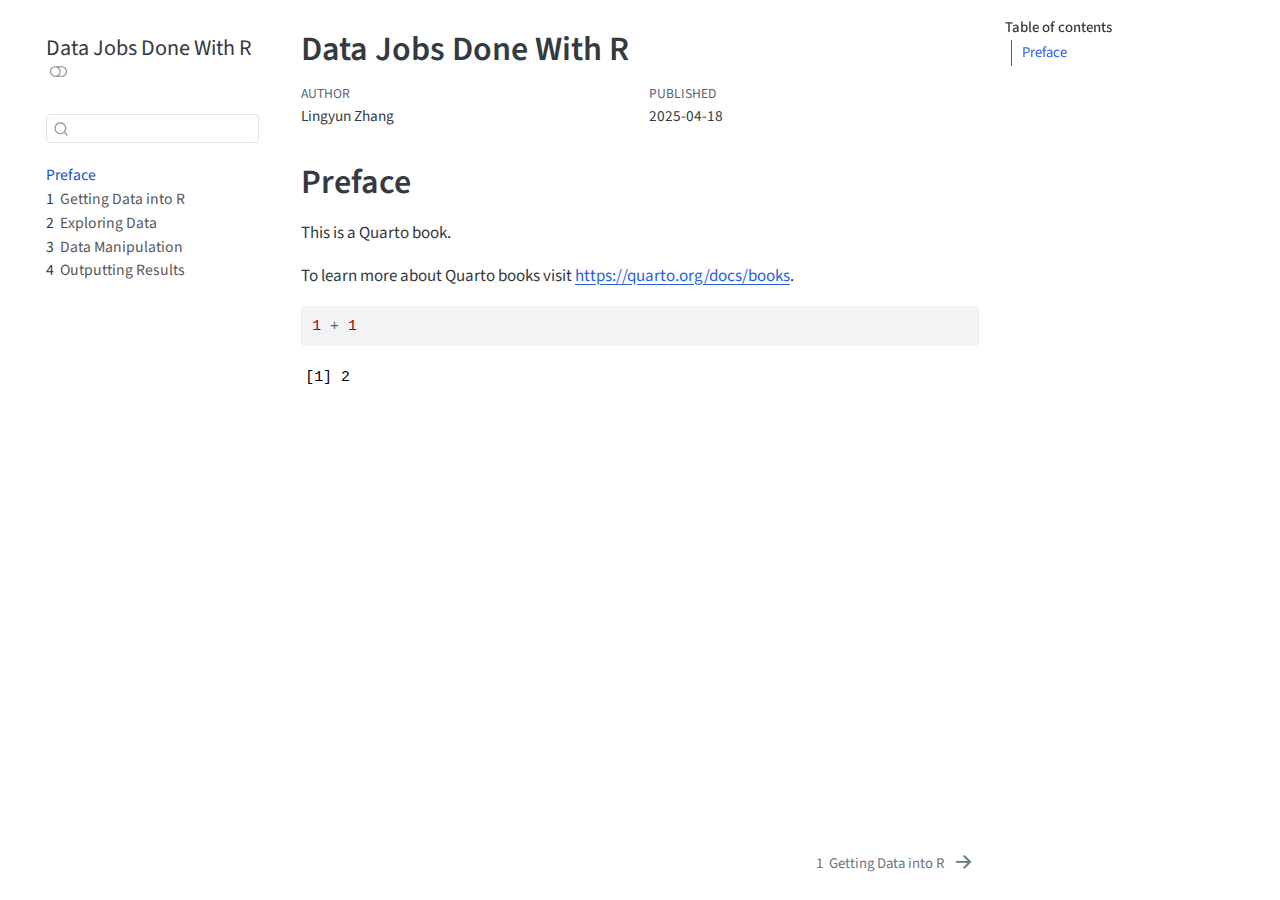
<file: docs/index.html>
<!DOCTYPE html>
<html xmlns="http://www.w3.org/1999/xhtml" lang="en" xml:lang="en"><head>

<meta charset="utf-8">
<meta name="generator" content="quarto-1.5.57">

<meta name="viewport" content="width=device-width, initial-scale=1.0, user-scalable=yes">

<meta name="author" content="Lingyun Zhang">
<meta name="dcterms.date" content="2025-04-18">

<title>Data Jobs Done With R</title>
<style>
code{white-space: pre-wrap;}
span.smallcaps{font-variant: small-caps;}
div.columns{display: flex; gap: min(4vw, 1.5em);}
div.column{flex: auto; overflow-x: auto;}
div.hanging-indent{margin-left: 1.5em; text-indent: -1.5em;}
ul.task-list{list-style: none;}
ul.task-list li input[type="checkbox"] {
  width: 0.8em;
  margin: 0 0.8em 0.2em -1em; /* quarto-specific, see https://github.com/quarto-dev/quarto-cli/issues/4556 */ 
  vertical-align: middle;
}
/* CSS for syntax highlighting */
pre > code.sourceCode { white-space: pre; position: relative; }
pre > code.sourceCode > span { line-height: 1.25; }
pre > code.sourceCode > span:empty { height: 1.2em; }
.sourceCode { overflow: visible; }
code.sourceCode > span { color: inherit; text-decoration: inherit; }
div.sourceCode { margin: 1em 0; }
pre.sourceCode { margin: 0; }
@media screen {
div.sourceCode { overflow: auto; }
}
@media print {
pre > code.sourceCode { white-space: pre-wrap; }
pre > code.sourceCode > span { display: inline-block; text-indent: -5em; padding-left: 5em; }
}
pre.numberSource code
  { counter-reset: source-line 0; }
pre.numberSource code > span
  { position: relative; left: -4em; counter-increment: source-line; }
pre.numberSource code > span > a:first-child::before
  { content: counter(source-line);
    position: relative; left: -1em; text-align: right; vertical-align: baseline;
    border: none; display: inline-block;
    -webkit-touch-callout: none; -webkit-user-select: none;
    -khtml-user-select: none; -moz-user-select: none;
    -ms-user-select: none; user-select: none;
    padding: 0 4px; width: 4em;
  }
pre.numberSource { margin-left: 3em;  padding-left: 4px; }
div.sourceCode
  {   }
@media screen {
pre > code.sourceCode > span > a:first-child::before { text-decoration: underline; }
}
</style>


<script src="site_libs/quarto-nav/quarto-nav.js"></script>
<script src="site_libs/quarto-nav/headroom.min.js"></script>
<script src="site_libs/clipboard/clipboard.min.js"></script>
<script src="site_libs/quarto-search/autocomplete.umd.js"></script>
<script src="site_libs/quarto-search/fuse.min.js"></script>
<script src="site_libs/quarto-search/quarto-search.js"></script>
<meta name="quarto:offset" content="./">
<link href="./get_data_into_R.html" rel="next">
<script src="site_libs/quarto-html/quarto.js"></script>
<script src="site_libs/quarto-html/popper.min.js"></script>
<script src="site_libs/quarto-html/tippy.umd.min.js"></script>
<script src="site_libs/quarto-html/anchor.min.js"></script>
<link href="site_libs/quarto-html/tippy.css" rel="stylesheet">
<link href="site_libs/quarto-html/quarto-syntax-highlighting.css" rel="stylesheet" class="quarto-color-scheme" id="quarto-text-highlighting-styles">
<link href="site_libs/quarto-html/quarto-syntax-highlighting-dark.css" rel="prefetch" class="quarto-color-scheme quarto-color-alternate" id="quarto-text-highlighting-styles">
<script src="site_libs/bootstrap/bootstrap.min.js"></script>
<link href="site_libs/bootstrap/bootstrap-icons.css" rel="stylesheet">
<link href="site_libs/bootstrap/bootstrap.min.css" rel="stylesheet" class="quarto-color-scheme" id="quarto-bootstrap" data-mode="light">
<link href="site_libs/bootstrap/bootstrap-dark.min.css" rel="prefetch" class="quarto-color-scheme quarto-color-alternate" id="quarto-bootstrap" data-mode="dark">
<script id="quarto-search-options" type="application/json">{
  "location": "sidebar",
  "copy-button": false,
  "collapse-after": 3,
  "panel-placement": "start",
  "type": "textbox",
  "limit": 50,
  "keyboard-shortcut": [
    "f",
    "/",
    "s"
  ],
  "show-item-context": false,
  "language": {
    "search-no-results-text": "No results",
    "search-matching-documents-text": "matching documents",
    "search-copy-link-title": "Copy link to search",
    "search-hide-matches-text": "Hide additional matches",
    "search-more-match-text": "more match in this document",
    "search-more-matches-text": "more matches in this document",
    "search-clear-button-title": "Clear",
    "search-text-placeholder": "",
    "search-detached-cancel-button-title": "Cancel",
    "search-submit-button-title": "Submit",
    "search-label": "Search"
  }
}</script>


</head>

<body class="nav-sidebar floating">

<div id="quarto-search-results"></div>
  <header id="quarto-header" class="headroom fixed-top">
  <nav class="quarto-secondary-nav">
    <div class="container-fluid d-flex">
      <button type="button" class="quarto-btn-toggle btn" data-bs-toggle="collapse" role="button" data-bs-target=".quarto-sidebar-collapse-item" aria-controls="quarto-sidebar" aria-expanded="false" aria-label="Toggle sidebar navigation" onclick="if (window.quartoToggleHeadroom) { window.quartoToggleHeadroom(); }">
        <i class="bi bi-layout-text-sidebar-reverse"></i>
      </button>
        <nav class="quarto-page-breadcrumbs" aria-label="breadcrumb"><ol class="breadcrumb"><li class="breadcrumb-item"><a href="./index.html">Preface</a></li></ol></nav>
        <a class="flex-grow-1" role="navigation" data-bs-toggle="collapse" data-bs-target=".quarto-sidebar-collapse-item" aria-controls="quarto-sidebar" aria-expanded="false" aria-label="Toggle sidebar navigation" onclick="if (window.quartoToggleHeadroom) { window.quartoToggleHeadroom(); }">      
        </a>
      <button type="button" class="btn quarto-search-button" aria-label="Search" onclick="window.quartoOpenSearch();">
        <i class="bi bi-search"></i>
      </button>
    </div>
  </nav>
</header>
<!-- content -->
<div id="quarto-content" class="quarto-container page-columns page-rows-contents page-layout-article">
<!-- sidebar -->
  <nav id="quarto-sidebar" class="sidebar collapse collapse-horizontal quarto-sidebar-collapse-item sidebar-navigation floating overflow-auto">
    <div class="pt-lg-2 mt-2 text-left sidebar-header">
    <div class="sidebar-title mb-0 py-0">
      <a href="./">Data Jobs Done With R</a> 
        <div class="sidebar-tools-main">
  <a href="" class="quarto-color-scheme-toggle quarto-navigation-tool  px-1" onclick="window.quartoToggleColorScheme(); return false;" title="Toggle dark mode"><i class="bi"></i></a>
</div>
    </div>
      </div>
        <div class="mt-2 flex-shrink-0 align-items-center">
        <div class="sidebar-search">
        <div id="quarto-search" class="" title="Search"></div>
        </div>
        </div>
    <div class="sidebar-menu-container"> 
    <ul class="list-unstyled mt-1">
        <li class="sidebar-item">
  <div class="sidebar-item-container"> 
  <a href="./index.html" class="sidebar-item-text sidebar-link active">
 <span class="menu-text">Preface</span></a>
  </div>
</li>
        <li class="sidebar-item">
  <div class="sidebar-item-container"> 
  <a href="./get_data_into_R.html" class="sidebar-item-text sidebar-link">
 <span class="menu-text"><span class="chapter-number">1</span>&nbsp; <span class="chapter-title">Getting Data into R</span></span></a>
  </div>
</li>
        <li class="sidebar-item">
  <div class="sidebar-item-container"> 
  <a href="./explore_data.html" class="sidebar-item-text sidebar-link">
 <span class="menu-text"><span class="chapter-number">2</span>&nbsp; <span class="chapter-title">Exploring Data</span></span></a>
  </div>
</li>
        <li class="sidebar-item">
  <div class="sidebar-item-container"> 
  <a href="./data_manipulation.html" class="sidebar-item-text sidebar-link">
 <span class="menu-text"><span class="chapter-number">3</span>&nbsp; <span class="chapter-title">Data Manipulation</span></span></a>
  </div>
</li>
        <li class="sidebar-item">
  <div class="sidebar-item-container"> 
  <a href="./output_results.html" class="sidebar-item-text sidebar-link">
 <span class="menu-text"><span class="chapter-number">4</span>&nbsp; <span class="chapter-title">Outputting Results</span></span></a>
  </div>
</li>
    </ul>
    </div>
</nav>
<div id="quarto-sidebar-glass" class="quarto-sidebar-collapse-item" data-bs-toggle="collapse" data-bs-target=".quarto-sidebar-collapse-item"></div>
<!-- margin-sidebar -->
    <div id="quarto-margin-sidebar" class="sidebar margin-sidebar">
        <nav id="TOC" role="doc-toc" class="toc-active">
    <h2 id="toc-title">Table of contents</h2>
   
  <ul>
  <li><a href="#preface" id="toc-preface" class="nav-link active" data-scroll-target="#preface">Preface</a></li>
  </ul>
</nav>
    </div>
<!-- main -->
<main class="content" id="quarto-document-content">

<header id="title-block-header" class="quarto-title-block default">
<div class="quarto-title">
<h1 class="title">Data Jobs Done With R</h1>
</div>



<div class="quarto-title-meta">

    <div>
    <div class="quarto-title-meta-heading">Author</div>
    <div class="quarto-title-meta-contents">
             <p>Lingyun Zhang </p>
          </div>
  </div>
    
    <div>
    <div class="quarto-title-meta-heading">Published</div>
    <div class="quarto-title-meta-contents">
      <p class="date">2025-04-18</p>
    </div>
  </div>
  
    
  </div>
  


</header>


<section id="preface" class="level1 unnumbered">
<h1 class="unnumbered">Preface</h1>
<p>This is a Quarto book.</p>
<p>To learn more about Quarto books visit <a href="https://quarto.org/docs/books" class="uri">https://quarto.org/docs/books</a>.</p>
<div class="cell">
<div class="sourceCode cell-code" id="cb1"><pre class="sourceCode r code-with-copy"><code class="sourceCode r"><span id="cb1-1"><a href="#cb1-1" aria-hidden="true" tabindex="-1"></a><span class="dv">1</span> <span class="sc">+</span> <span class="dv">1</span></span></code><button title="Copy to Clipboard" class="code-copy-button"><i class="bi"></i></button></pre></div>
<div class="cell-output cell-output-stdout">
<pre><code>[1] 2</code></pre>
</div>
</div>


</section>

</main> <!-- /main -->
<script id="quarto-html-after-body" type="application/javascript">
window.document.addEventListener("DOMContentLoaded", function (event) {
  const toggleBodyColorMode = (bsSheetEl) => {
    const mode = bsSheetEl.getAttribute("data-mode");
    const bodyEl = window.document.querySelector("body");
    if (mode === "dark") {
      bodyEl.classList.add("quarto-dark");
      bodyEl.classList.remove("quarto-light");
    } else {
      bodyEl.classList.add("quarto-light");
      bodyEl.classList.remove("quarto-dark");
    }
  }
  const toggleBodyColorPrimary = () => {
    const bsSheetEl = window.document.querySelector("link#quarto-bootstrap");
    if (bsSheetEl) {
      toggleBodyColorMode(bsSheetEl);
    }
  }
  toggleBodyColorPrimary();  
  const disableStylesheet = (stylesheets) => {
    for (let i=0; i < stylesheets.length; i++) {
      const stylesheet = stylesheets[i];
      stylesheet.rel = 'prefetch';
    }
  }
  const enableStylesheet = (stylesheets) => {
    for (let i=0; i < stylesheets.length; i++) {
      const stylesheet = stylesheets[i];
      stylesheet.rel = 'stylesheet';
    }
  }
  const manageTransitions = (selector, allowTransitions) => {
    const els = window.document.querySelectorAll(selector);
    for (let i=0; i < els.length; i++) {
      const el = els[i];
      if (allowTransitions) {
        el.classList.remove('notransition');
      } else {
        el.classList.add('notransition');
      }
    }
  }
  const toggleGiscusIfUsed = (isAlternate, darkModeDefault) => {
    const baseTheme = document.querySelector('#giscus-base-theme')?.value ?? 'light';
    const alternateTheme = document.querySelector('#giscus-alt-theme')?.value ?? 'dark';
    let newTheme = '';
    if(darkModeDefault) {
      newTheme = isAlternate ? baseTheme : alternateTheme;
    } else {
      newTheme = isAlternate ? alternateTheme : baseTheme;
    }
    const changeGiscusTheme = () => {
      // From: https://github.com/giscus/giscus/issues/336
      const sendMessage = (message) => {
        const iframe = document.querySelector('iframe.giscus-frame');
        if (!iframe) return;
        iframe.contentWindow.postMessage({ giscus: message }, 'https://giscus.app');
      }
      sendMessage({
        setConfig: {
          theme: newTheme
        }
      });
    }
    const isGiscussLoaded = window.document.querySelector('iframe.giscus-frame') !== null;
    if (isGiscussLoaded) {
      changeGiscusTheme();
    }
  }
  const toggleColorMode = (alternate) => {
    // Switch the stylesheets
    const alternateStylesheets = window.document.querySelectorAll('link.quarto-color-scheme.quarto-color-alternate');
    manageTransitions('#quarto-margin-sidebar .nav-link', false);
    if (alternate) {
      enableStylesheet(alternateStylesheets);
      for (const sheetNode of alternateStylesheets) {
        if (sheetNode.id === "quarto-bootstrap") {
          toggleBodyColorMode(sheetNode);
        }
      }
    } else {
      disableStylesheet(alternateStylesheets);
      toggleBodyColorPrimary();
    }
    manageTransitions('#quarto-margin-sidebar .nav-link', true);
    // Switch the toggles
    const toggles = window.document.querySelectorAll('.quarto-color-scheme-toggle');
    for (let i=0; i < toggles.length; i++) {
      const toggle = toggles[i];
      if (toggle) {
        if (alternate) {
          toggle.classList.add("alternate");     
        } else {
          toggle.classList.remove("alternate");
        }
      }
    }
    // Hack to workaround the fact that safari doesn't
    // properly recolor the scrollbar when toggling (#1455)
    if (navigator.userAgent.indexOf('Safari') > 0 && navigator.userAgent.indexOf('Chrome') == -1) {
      manageTransitions("body", false);
      window.scrollTo(0, 1);
      setTimeout(() => {
        window.scrollTo(0, 0);
        manageTransitions("body", true);
      }, 40);  
    }
  }
  const isFileUrl = () => { 
    return window.location.protocol === 'file:';
  }
  const hasAlternateSentinel = () => {  
    let styleSentinel = getColorSchemeSentinel();
    if (styleSentinel !== null) {
      return styleSentinel === "alternate";
    } else {
      return false;
    }
  }
  const setStyleSentinel = (alternate) => {
    const value = alternate ? "alternate" : "default";
    if (!isFileUrl()) {
      window.localStorage.setItem("quarto-color-scheme", value);
    } else {
      localAlternateSentinel = value;
    }
  }
  const getColorSchemeSentinel = () => {
    if (!isFileUrl()) {
      const storageValue = window.localStorage.getItem("quarto-color-scheme");
      return storageValue != null ? storageValue : localAlternateSentinel;
    } else {
      return localAlternateSentinel;
    }
  }
  const darkModeDefault = false;
  let localAlternateSentinel = darkModeDefault ? 'alternate' : 'default';
  // Dark / light mode switch
  window.quartoToggleColorScheme = () => {
    // Read the current dark / light value 
    let toAlternate = !hasAlternateSentinel();
    toggleColorMode(toAlternate);
    setStyleSentinel(toAlternate);
    toggleGiscusIfUsed(toAlternate, darkModeDefault);
  };
  // Ensure there is a toggle, if there isn't float one in the top right
  if (window.document.querySelector('.quarto-color-scheme-toggle') === null) {
    const a = window.document.createElement('a');
    a.classList.add('top-right');
    a.classList.add('quarto-color-scheme-toggle');
    a.href = "";
    a.onclick = function() { try { window.quartoToggleColorScheme(); } catch {} return false; };
    const i = window.document.createElement("i");
    i.classList.add('bi');
    a.appendChild(i);
    window.document.body.appendChild(a);
  }
  // Switch to dark mode if need be
  if (hasAlternateSentinel()) {
    toggleColorMode(true);
  } else {
    toggleColorMode(false);
  }
  const icon = "";
  const anchorJS = new window.AnchorJS();
  anchorJS.options = {
    placement: 'right',
    icon: icon
  };
  anchorJS.add('.anchored');
  const isCodeAnnotation = (el) => {
    for (const clz of el.classList) {
      if (clz.startsWith('code-annotation-')) {                     
        return true;
      }
    }
    return false;
  }
  const onCopySuccess = function(e) {
    // button target
    const button = e.trigger;
    // don't keep focus
    button.blur();
    // flash "checked"
    button.classList.add('code-copy-button-checked');
    var currentTitle = button.getAttribute("title");
    button.setAttribute("title", "Copied!");
    let tooltip;
    if (window.bootstrap) {
      button.setAttribute("data-bs-toggle", "tooltip");
      button.setAttribute("data-bs-placement", "left");
      button.setAttribute("data-bs-title", "Copied!");
      tooltip = new bootstrap.Tooltip(button, 
        { trigger: "manual", 
          customClass: "code-copy-button-tooltip",
          offset: [0, -8]});
      tooltip.show();    
    }
    setTimeout(function() {
      if (tooltip) {
        tooltip.hide();
        button.removeAttribute("data-bs-title");
        button.removeAttribute("data-bs-toggle");
        button.removeAttribute("data-bs-placement");
      }
      button.setAttribute("title", currentTitle);
      button.classList.remove('code-copy-button-checked');
    }, 1000);
    // clear code selection
    e.clearSelection();
  }
  const getTextToCopy = function(trigger) {
      const codeEl = trigger.previousElementSibling.cloneNode(true);
      for (const childEl of codeEl.children) {
        if (isCodeAnnotation(childEl)) {
          childEl.remove();
        }
      }
      return codeEl.innerText;
  }
  const clipboard = new window.ClipboardJS('.code-copy-button:not([data-in-quarto-modal])', {
    text: getTextToCopy
  });
  clipboard.on('success', onCopySuccess);
  if (window.document.getElementById('quarto-embedded-source-code-modal')) {
    // For code content inside modals, clipBoardJS needs to be initialized with a container option
    // TODO: Check when it could be a function (https://github.com/zenorocha/clipboard.js/issues/860)
    const clipboardModal = new window.ClipboardJS('.code-copy-button[data-in-quarto-modal]', {
      text: getTextToCopy,
      container: window.document.getElementById('quarto-embedded-source-code-modal')
    });
    clipboardModal.on('success', onCopySuccess);
  }
    var localhostRegex = new RegExp(/^(?:http|https):\/\/localhost\:?[0-9]*\//);
    var mailtoRegex = new RegExp(/^mailto:/);
      var filterRegex = new RegExp('/' + window.location.host + '/');
    var isInternal = (href) => {
        return filterRegex.test(href) || localhostRegex.test(href) || mailtoRegex.test(href);
    }
    // Inspect non-navigation links and adorn them if external
 	var links = window.document.querySelectorAll('a[href]:not(.nav-link):not(.navbar-brand):not(.toc-action):not(.sidebar-link):not(.sidebar-item-toggle):not(.pagination-link):not(.no-external):not([aria-hidden]):not(.dropdown-item):not(.quarto-navigation-tool):not(.about-link)');
    for (var i=0; i<links.length; i++) {
      const link = links[i];
      if (!isInternal(link.href)) {
        // undo the damage that might have been done by quarto-nav.js in the case of
        // links that we want to consider external
        if (link.dataset.originalHref !== undefined) {
          link.href = link.dataset.originalHref;
        }
      }
    }
  function tippyHover(el, contentFn, onTriggerFn, onUntriggerFn) {
    const config = {
      allowHTML: true,
      maxWidth: 500,
      delay: 100,
      arrow: false,
      appendTo: function(el) {
          return el.parentElement;
      },
      interactive: true,
      interactiveBorder: 10,
      theme: 'quarto',
      placement: 'bottom-start',
    };
    if (contentFn) {
      config.content = contentFn;
    }
    if (onTriggerFn) {
      config.onTrigger = onTriggerFn;
    }
    if (onUntriggerFn) {
      config.onUntrigger = onUntriggerFn;
    }
    window.tippy(el, config); 
  }
  const noterefs = window.document.querySelectorAll('a[role="doc-noteref"]');
  for (var i=0; i<noterefs.length; i++) {
    const ref = noterefs[i];
    tippyHover(ref, function() {
      // use id or data attribute instead here
      let href = ref.getAttribute('data-footnote-href') || ref.getAttribute('href');
      try { href = new URL(href).hash; } catch {}
      const id = href.replace(/^#\/?/, "");
      const note = window.document.getElementById(id);
      if (note) {
        return note.innerHTML;
      } else {
        return "";
      }
    });
  }
  const xrefs = window.document.querySelectorAll('a.quarto-xref');
  const processXRef = (id, note) => {
    // Strip column container classes
    const stripColumnClz = (el) => {
      el.classList.remove("page-full", "page-columns");
      if (el.children) {
        for (const child of el.children) {
          stripColumnClz(child);
        }
      }
    }
    stripColumnClz(note)
    if (id === null || id.startsWith('sec-')) {
      // Special case sections, only their first couple elements
      const container = document.createElement("div");
      if (note.children && note.children.length > 2) {
        container.appendChild(note.children[0].cloneNode(true));
        for (let i = 1; i < note.children.length; i++) {
          const child = note.children[i];
          if (child.tagName === "P" && child.innerText === "") {
            continue;
          } else {
            container.appendChild(child.cloneNode(true));
            break;
          }
        }
        if (window.Quarto?.typesetMath) {
          window.Quarto.typesetMath(container);
        }
        return container.innerHTML
      } else {
        if (window.Quarto?.typesetMath) {
          window.Quarto.typesetMath(note);
        }
        return note.innerHTML;
      }
    } else {
      // Remove any anchor links if they are present
      const anchorLink = note.querySelector('a.anchorjs-link');
      if (anchorLink) {
        anchorLink.remove();
      }
      if (window.Quarto?.typesetMath) {
        window.Quarto.typesetMath(note);
      }
      // TODO in 1.5, we should make sure this works without a callout special case
      if (note.classList.contains("callout")) {
        return note.outerHTML;
      } else {
        return note.innerHTML;
      }
    }
  }
  for (var i=0; i<xrefs.length; i++) {
    const xref = xrefs[i];
    tippyHover(xref, undefined, function(instance) {
      instance.disable();
      let url = xref.getAttribute('href');
      let hash = undefined; 
      if (url.startsWith('#')) {
        hash = url;
      } else {
        try { hash = new URL(url).hash; } catch {}
      }
      if (hash) {
        const id = hash.replace(/^#\/?/, "");
        const note = window.document.getElementById(id);
        if (note !== null) {
          try {
            const html = processXRef(id, note.cloneNode(true));
            instance.setContent(html);
          } finally {
            instance.enable();
            instance.show();
          }
        } else {
          // See if we can fetch this
          fetch(url.split('#')[0])
          .then(res => res.text())
          .then(html => {
            const parser = new DOMParser();
            const htmlDoc = parser.parseFromString(html, "text/html");
            const note = htmlDoc.getElementById(id);
            if (note !== null) {
              const html = processXRef(id, note);
              instance.setContent(html);
            } 
          }).finally(() => {
            instance.enable();
            instance.show();
          });
        }
      } else {
        // See if we can fetch a full url (with no hash to target)
        // This is a special case and we should probably do some content thinning / targeting
        fetch(url)
        .then(res => res.text())
        .then(html => {
          const parser = new DOMParser();
          const htmlDoc = parser.parseFromString(html, "text/html");
          const note = htmlDoc.querySelector('main.content');
          if (note !== null) {
            // This should only happen for chapter cross references
            // (since there is no id in the URL)
            // remove the first header
            if (note.children.length > 0 && note.children[0].tagName === "HEADER") {
              note.children[0].remove();
            }
            const html = processXRef(null, note);
            instance.setContent(html);
          } 
        }).finally(() => {
          instance.enable();
          instance.show();
        });
      }
    }, function(instance) {
    });
  }
      let selectedAnnoteEl;
      const selectorForAnnotation = ( cell, annotation) => {
        let cellAttr = 'data-code-cell="' + cell + '"';
        let lineAttr = 'data-code-annotation="' +  annotation + '"';
        const selector = 'span[' + cellAttr + '][' + lineAttr + ']';
        return selector;
      }
      const selectCodeLines = (annoteEl) => {
        const doc = window.document;
        const targetCell = annoteEl.getAttribute("data-target-cell");
        const targetAnnotation = annoteEl.getAttribute("data-target-annotation");
        const annoteSpan = window.document.querySelector(selectorForAnnotation(targetCell, targetAnnotation));
        const lines = annoteSpan.getAttribute("data-code-lines").split(",");
        const lineIds = lines.map((line) => {
          return targetCell + "-" + line;
        })
        let top = null;
        let height = null;
        let parent = null;
        if (lineIds.length > 0) {
            //compute the position of the single el (top and bottom and make a div)
            const el = window.document.getElementById(lineIds[0]);
            top = el.offsetTop;
            height = el.offsetHeight;
            parent = el.parentElement.parentElement;
          if (lineIds.length > 1) {
            const lastEl = window.document.getElementById(lineIds[lineIds.length - 1]);
            const bottom = lastEl.offsetTop + lastEl.offsetHeight;
            height = bottom - top;
          }
          if (top !== null && height !== null && parent !== null) {
            // cook up a div (if necessary) and position it 
            let div = window.document.getElementById("code-annotation-line-highlight");
            if (div === null) {
              div = window.document.createElement("div");
              div.setAttribute("id", "code-annotation-line-highlight");
              div.style.position = 'absolute';
              parent.appendChild(div);
            }
            div.style.top = top - 2 + "px";
            div.style.height = height + 4 + "px";
            div.style.left = 0;
            let gutterDiv = window.document.getElementById("code-annotation-line-highlight-gutter");
            if (gutterDiv === null) {
              gutterDiv = window.document.createElement("div");
              gutterDiv.setAttribute("id", "code-annotation-line-highlight-gutter");
              gutterDiv.style.position = 'absolute';
              const codeCell = window.document.getElementById(targetCell);
              const gutter = codeCell.querySelector('.code-annotation-gutter');
              gutter.appendChild(gutterDiv);
            }
            gutterDiv.style.top = top - 2 + "px";
            gutterDiv.style.height = height + 4 + "px";
          }
          selectedAnnoteEl = annoteEl;
        }
      };
      const unselectCodeLines = () => {
        const elementsIds = ["code-annotation-line-highlight", "code-annotation-line-highlight-gutter"];
        elementsIds.forEach((elId) => {
          const div = window.document.getElementById(elId);
          if (div) {
            div.remove();
          }
        });
        selectedAnnoteEl = undefined;
      };
        // Handle positioning of the toggle
    window.addEventListener(
      "resize",
      throttle(() => {
        elRect = undefined;
        if (selectedAnnoteEl) {
          selectCodeLines(selectedAnnoteEl);
        }
      }, 10)
    );
    function throttle(fn, ms) {
    let throttle = false;
    let timer;
      return (...args) => {
        if(!throttle) { // first call gets through
            fn.apply(this, args);
            throttle = true;
        } else { // all the others get throttled
            if(timer) clearTimeout(timer); // cancel #2
            timer = setTimeout(() => {
              fn.apply(this, args);
              timer = throttle = false;
            }, ms);
        }
      };
    }
      // Attach click handler to the DT
      const annoteDls = window.document.querySelectorAll('dt[data-target-cell]');
      for (const annoteDlNode of annoteDls) {
        annoteDlNode.addEventListener('click', (event) => {
          const clickedEl = event.target;
          if (clickedEl !== selectedAnnoteEl) {
            unselectCodeLines();
            const activeEl = window.document.querySelector('dt[data-target-cell].code-annotation-active');
            if (activeEl) {
              activeEl.classList.remove('code-annotation-active');
            }
            selectCodeLines(clickedEl);
            clickedEl.classList.add('code-annotation-active');
          } else {
            // Unselect the line
            unselectCodeLines();
            clickedEl.classList.remove('code-annotation-active');
          }
        });
      }
  const findCites = (el) => {
    const parentEl = el.parentElement;
    if (parentEl) {
      const cites = parentEl.dataset.cites;
      if (cites) {
        return {
          el,
          cites: cites.split(' ')
        };
      } else {
        return findCites(el.parentElement)
      }
    } else {
      return undefined;
    }
  };
  var bibliorefs = window.document.querySelectorAll('a[role="doc-biblioref"]');
  for (var i=0; i<bibliorefs.length; i++) {
    const ref = bibliorefs[i];
    const citeInfo = findCites(ref);
    if (citeInfo) {
      tippyHover(citeInfo.el, function() {
        var popup = window.document.createElement('div');
        citeInfo.cites.forEach(function(cite) {
          var citeDiv = window.document.createElement('div');
          citeDiv.classList.add('hanging-indent');
          citeDiv.classList.add('csl-entry');
          var biblioDiv = window.document.getElementById('ref-' + cite);
          if (biblioDiv) {
            citeDiv.innerHTML = biblioDiv.innerHTML;
          }
          popup.appendChild(citeDiv);
        });
        return popup.innerHTML;
      });
    }
  }
});
</script>
<nav class="page-navigation">
  <div class="nav-page nav-page-previous">
  </div>
  <div class="nav-page nav-page-next">
      <a href="./get_data_into_R.html" class="pagination-link" aria-label="Getting Data into R">
        <span class="nav-page-text"><span class="chapter-number">1</span>&nbsp; <span class="chapter-title">Getting Data into R</span></span> <i class="bi bi-arrow-right-short"></i>
      </a>
  </div>
</nav>
</div> <!-- /content -->




</body></html>
</file>
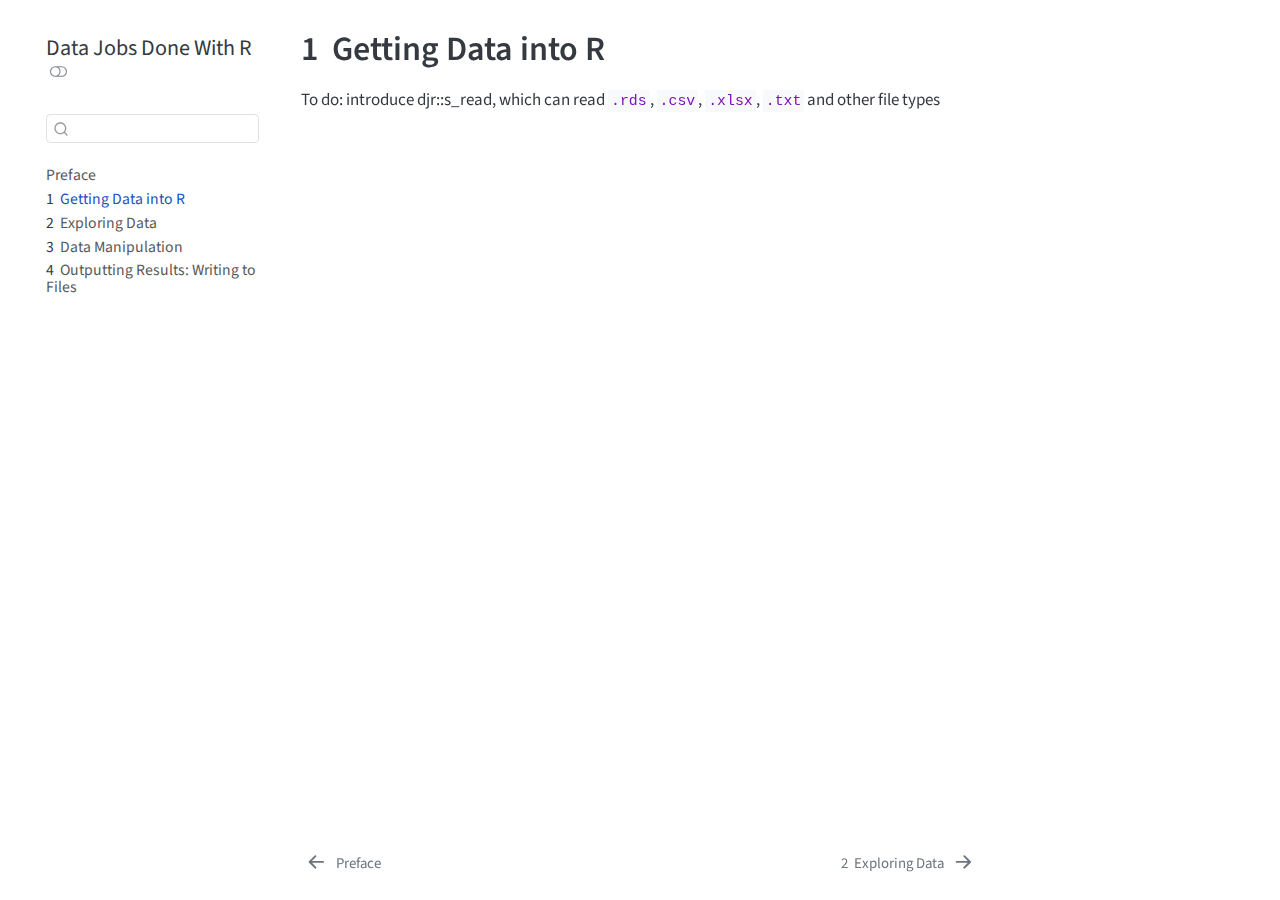
<file: docs/get_data_into_R.html>
<!DOCTYPE html>
<html xmlns="http://www.w3.org/1999/xhtml" lang="en" xml:lang="en"><head>

<meta charset="utf-8">
<meta name="generator" content="quarto-1.5.57">

<meta name="viewport" content="width=device-width, initial-scale=1.0, user-scalable=yes">


<title>1&nbsp; Getting Data into R – Data Jobs Done With R</title>
<style>
code{white-space: pre-wrap;}
span.smallcaps{font-variant: small-caps;}
div.columns{display: flex; gap: min(4vw, 1.5em);}
div.column{flex: auto; overflow-x: auto;}
div.hanging-indent{margin-left: 1.5em; text-indent: -1.5em;}
ul.task-list{list-style: none;}
ul.task-list li input[type="checkbox"] {
  width: 0.8em;
  margin: 0 0.8em 0.2em -1em; /* quarto-specific, see https://github.com/quarto-dev/quarto-cli/issues/4556 */ 
  vertical-align: middle;
}
</style>


<script src="site_libs/quarto-nav/quarto-nav.js"></script>
<script src="site_libs/quarto-nav/headroom.min.js"></script>
<script src="site_libs/clipboard/clipboard.min.js"></script>
<script src="site_libs/quarto-search/autocomplete.umd.js"></script>
<script src="site_libs/quarto-search/fuse.min.js"></script>
<script src="site_libs/quarto-search/quarto-search.js"></script>
<meta name="quarto:offset" content="./">
<link href="./explore_data.html" rel="next">
<link href="./index.html" rel="prev">
<script src="site_libs/quarto-html/quarto.js"></script>
<script src="site_libs/quarto-html/popper.min.js"></script>
<script src="site_libs/quarto-html/tippy.umd.min.js"></script>
<script src="site_libs/quarto-html/anchor.min.js"></script>
<link href="site_libs/quarto-html/tippy.css" rel="stylesheet">
<link href="site_libs/quarto-html/quarto-syntax-highlighting.css" rel="stylesheet" class="quarto-color-scheme" id="quarto-text-highlighting-styles">
<link href="site_libs/quarto-html/quarto-syntax-highlighting-dark.css" rel="prefetch" class="quarto-color-scheme quarto-color-alternate" id="quarto-text-highlighting-styles">
<script src="site_libs/bootstrap/bootstrap.min.js"></script>
<link href="site_libs/bootstrap/bootstrap-icons.css" rel="stylesheet">
<link href="site_libs/bootstrap/bootstrap.min.css" rel="stylesheet" class="quarto-color-scheme" id="quarto-bootstrap" data-mode="light">
<link href="site_libs/bootstrap/bootstrap-dark.min.css" rel="prefetch" class="quarto-color-scheme quarto-color-alternate" id="quarto-bootstrap" data-mode="dark">
<script id="quarto-search-options" type="application/json">{
  "location": "sidebar",
  "copy-button": false,
  "collapse-after": 3,
  "panel-placement": "start",
  "type": "textbox",
  "limit": 50,
  "keyboard-shortcut": [
    "f",
    "/",
    "s"
  ],
  "show-item-context": false,
  "language": {
    "search-no-results-text": "No results",
    "search-matching-documents-text": "matching documents",
    "search-copy-link-title": "Copy link to search",
    "search-hide-matches-text": "Hide additional matches",
    "search-more-match-text": "more match in this document",
    "search-more-matches-text": "more matches in this document",
    "search-clear-button-title": "Clear",
    "search-text-placeholder": "",
    "search-detached-cancel-button-title": "Cancel",
    "search-submit-button-title": "Submit",
    "search-label": "Search"
  }
}</script>


</head>

<body class="nav-sidebar floating">

<div id="quarto-search-results"></div>
  <header id="quarto-header" class="headroom fixed-top">
  <nav class="quarto-secondary-nav">
    <div class="container-fluid d-flex">
      <button type="button" class="quarto-btn-toggle btn" data-bs-toggle="collapse" role="button" data-bs-target=".quarto-sidebar-collapse-item" aria-controls="quarto-sidebar" aria-expanded="false" aria-label="Toggle sidebar navigation" onclick="if (window.quartoToggleHeadroom) { window.quartoToggleHeadroom(); }">
        <i class="bi bi-layout-text-sidebar-reverse"></i>
      </button>
        <nav class="quarto-page-breadcrumbs" aria-label="breadcrumb"><ol class="breadcrumb"><li class="breadcrumb-item"><a href="./get_data_into_R.html"><span class="chapter-number">1</span>&nbsp; <span class="chapter-title">Getting Data into R</span></a></li></ol></nav>
        <a class="flex-grow-1" role="navigation" data-bs-toggle="collapse" data-bs-target=".quarto-sidebar-collapse-item" aria-controls="quarto-sidebar" aria-expanded="false" aria-label="Toggle sidebar navigation" onclick="if (window.quartoToggleHeadroom) { window.quartoToggleHeadroom(); }">      
        </a>
      <button type="button" class="btn quarto-search-button" aria-label="Search" onclick="window.quartoOpenSearch();">
        <i class="bi bi-search"></i>
      </button>
    </div>
  </nav>
</header>
<!-- content -->
<div id="quarto-content" class="quarto-container page-columns page-rows-contents page-layout-article">
<!-- sidebar -->
  <nav id="quarto-sidebar" class="sidebar collapse collapse-horizontal quarto-sidebar-collapse-item sidebar-navigation floating overflow-auto">
    <div class="pt-lg-2 mt-2 text-left sidebar-header">
    <div class="sidebar-title mb-0 py-0">
      <a href="./">Data Jobs Done With R</a> 
        <div class="sidebar-tools-main">
  <a href="" class="quarto-color-scheme-toggle quarto-navigation-tool  px-1" onclick="window.quartoToggleColorScheme(); return false;" title="Toggle dark mode"><i class="bi"></i></a>
</div>
    </div>
      </div>
        <div class="mt-2 flex-shrink-0 align-items-center">
        <div class="sidebar-search">
        <div id="quarto-search" class="" title="Search"></div>
        </div>
        </div>
    <div class="sidebar-menu-container"> 
    <ul class="list-unstyled mt-1">
        <li class="sidebar-item">
  <div class="sidebar-item-container"> 
  <a href="./index.html" class="sidebar-item-text sidebar-link">
 <span class="menu-text">Preface</span></a>
  </div>
</li>
        <li class="sidebar-item">
  <div class="sidebar-item-container"> 
  <a href="./get_data_into_R.html" class="sidebar-item-text sidebar-link active">
 <span class="menu-text"><span class="chapter-number">1</span>&nbsp; <span class="chapter-title">Getting Data into R</span></span></a>
  </div>
</li>
        <li class="sidebar-item">
  <div class="sidebar-item-container"> 
  <a href="./explore_data.html" class="sidebar-item-text sidebar-link">
 <span class="menu-text"><span class="chapter-number">2</span>&nbsp; <span class="chapter-title">Exploring Data</span></span></a>
  </div>
</li>
        <li class="sidebar-item">
  <div class="sidebar-item-container"> 
  <a href="./data_manipulation.html" class="sidebar-item-text sidebar-link">
 <span class="menu-text"><span class="chapter-number">3</span>&nbsp; <span class="chapter-title">Data Manipulation</span></span></a>
  </div>
</li>
        <li class="sidebar-item">
  <div class="sidebar-item-container"> 
  <a href="./output_results.html" class="sidebar-item-text sidebar-link">
 <span class="menu-text"><span class="chapter-number">4</span>&nbsp; <span class="chapter-title">Outputting Results: Writing to Files</span></span></a>
  </div>
</li>
    </ul>
    </div>
</nav>
<div id="quarto-sidebar-glass" class="quarto-sidebar-collapse-item" data-bs-toggle="collapse" data-bs-target=".quarto-sidebar-collapse-item"></div>
<!-- margin-sidebar -->
    <div id="quarto-margin-sidebar" class="sidebar margin-sidebar zindex-bottom">
        
    </div>
<!-- main -->
<main class="content" id="quarto-document-content">

<header id="title-block-header" class="quarto-title-block default">
<div class="quarto-title">
<h1 class="title"><span class="chapter-number">1</span>&nbsp; <span class="chapter-title">Getting Data into R</span></h1>
</div>



<div class="quarto-title-meta">

    
  
    
  </div>
  


</header>


<p>To do: introduce djr::s_read, which can read <code>.rds</code>, <code>.csv</code>, <code>.xlsx</code>, <code>.txt</code> and other file types</p>



</main> <!-- /main -->
<script id="quarto-html-after-body" type="application/javascript">
window.document.addEventListener("DOMContentLoaded", function (event) {
  const toggleBodyColorMode = (bsSheetEl) => {
    const mode = bsSheetEl.getAttribute("data-mode");
    const bodyEl = window.document.querySelector("body");
    if (mode === "dark") {
      bodyEl.classList.add("quarto-dark");
      bodyEl.classList.remove("quarto-light");
    } else {
      bodyEl.classList.add("quarto-light");
      bodyEl.classList.remove("quarto-dark");
    }
  }
  const toggleBodyColorPrimary = () => {
    const bsSheetEl = window.document.querySelector("link#quarto-bootstrap");
    if (bsSheetEl) {
      toggleBodyColorMode(bsSheetEl);
    }
  }
  toggleBodyColorPrimary();  
  const disableStylesheet = (stylesheets) => {
    for (let i=0; i < stylesheets.length; i++) {
      const stylesheet = stylesheets[i];
      stylesheet.rel = 'prefetch';
    }
  }
  const enableStylesheet = (stylesheets) => {
    for (let i=0; i < stylesheets.length; i++) {
      const stylesheet = stylesheets[i];
      stylesheet.rel = 'stylesheet';
    }
  }
  const manageTransitions = (selector, allowTransitions) => {
    const els = window.document.querySelectorAll(selector);
    for (let i=0; i < els.length; i++) {
      const el = els[i];
      if (allowTransitions) {
        el.classList.remove('notransition');
      } else {
        el.classList.add('notransition');
      }
    }
  }
  const toggleGiscusIfUsed = (isAlternate, darkModeDefault) => {
    const baseTheme = document.querySelector('#giscus-base-theme')?.value ?? 'light';
    const alternateTheme = document.querySelector('#giscus-alt-theme')?.value ?? 'dark';
    let newTheme = '';
    if(darkModeDefault) {
      newTheme = isAlternate ? baseTheme : alternateTheme;
    } else {
      newTheme = isAlternate ? alternateTheme : baseTheme;
    }
    const changeGiscusTheme = () => {
      // From: https://github.com/giscus/giscus/issues/336
      const sendMessage = (message) => {
        const iframe = document.querySelector('iframe.giscus-frame');
        if (!iframe) return;
        iframe.contentWindow.postMessage({ giscus: message }, 'https://giscus.app');
      }
      sendMessage({
        setConfig: {
          theme: newTheme
        }
      });
    }
    const isGiscussLoaded = window.document.querySelector('iframe.giscus-frame') !== null;
    if (isGiscussLoaded) {
      changeGiscusTheme();
    }
  }
  const toggleColorMode = (alternate) => {
    // Switch the stylesheets
    const alternateStylesheets = window.document.querySelectorAll('link.quarto-color-scheme.quarto-color-alternate');
    manageTransitions('#quarto-margin-sidebar .nav-link', false);
    if (alternate) {
      enableStylesheet(alternateStylesheets);
      for (const sheetNode of alternateStylesheets) {
        if (sheetNode.id === "quarto-bootstrap") {
          toggleBodyColorMode(sheetNode);
        }
      }
    } else {
      disableStylesheet(alternateStylesheets);
      toggleBodyColorPrimary();
    }
    manageTransitions('#quarto-margin-sidebar .nav-link', true);
    // Switch the toggles
    const toggles = window.document.querySelectorAll('.quarto-color-scheme-toggle');
    for (let i=0; i < toggles.length; i++) {
      const toggle = toggles[i];
      if (toggle) {
        if (alternate) {
          toggle.classList.add("alternate");     
        } else {
          toggle.classList.remove("alternate");
        }
      }
    }
    // Hack to workaround the fact that safari doesn't
    // properly recolor the scrollbar when toggling (#1455)
    if (navigator.userAgent.indexOf('Safari') > 0 && navigator.userAgent.indexOf('Chrome') == -1) {
      manageTransitions("body", false);
      window.scrollTo(0, 1);
      setTimeout(() => {
        window.scrollTo(0, 0);
        manageTransitions("body", true);
      }, 40);  
    }
  }
  const isFileUrl = () => { 
    return window.location.protocol === 'file:';
  }
  const hasAlternateSentinel = () => {  
    let styleSentinel = getColorSchemeSentinel();
    if (styleSentinel !== null) {
      return styleSentinel === "alternate";
    } else {
      return false;
    }
  }
  const setStyleSentinel = (alternate) => {
    const value = alternate ? "alternate" : "default";
    if (!isFileUrl()) {
      window.localStorage.setItem("quarto-color-scheme", value);
    } else {
      localAlternateSentinel = value;
    }
  }
  const getColorSchemeSentinel = () => {
    if (!isFileUrl()) {
      const storageValue = window.localStorage.getItem("quarto-color-scheme");
      return storageValue != null ? storageValue : localAlternateSentinel;
    } else {
      return localAlternateSentinel;
    }
  }
  const darkModeDefault = false;
  let localAlternateSentinel = darkModeDefault ? 'alternate' : 'default';
  // Dark / light mode switch
  window.quartoToggleColorScheme = () => {
    // Read the current dark / light value 
    let toAlternate = !hasAlternateSentinel();
    toggleColorMode(toAlternate);
    setStyleSentinel(toAlternate);
    toggleGiscusIfUsed(toAlternate, darkModeDefault);
  };
  // Ensure there is a toggle, if there isn't float one in the top right
  if (window.document.querySelector('.quarto-color-scheme-toggle') === null) {
    const a = window.document.createElement('a');
    a.classList.add('top-right');
    a.classList.add('quarto-color-scheme-toggle');
    a.href = "";
    a.onclick = function() { try { window.quartoToggleColorScheme(); } catch {} return false; };
    const i = window.document.createElement("i");
    i.classList.add('bi');
    a.appendChild(i);
    window.document.body.appendChild(a);
  }
  // Switch to dark mode if need be
  if (hasAlternateSentinel()) {
    toggleColorMode(true);
  } else {
    toggleColorMode(false);
  }
  const icon = "";
  const anchorJS = new window.AnchorJS();
  anchorJS.options = {
    placement: 'right',
    icon: icon
  };
  anchorJS.add('.anchored');
  const isCodeAnnotation = (el) => {
    for (const clz of el.classList) {
      if (clz.startsWith('code-annotation-')) {                     
        return true;
      }
    }
    return false;
  }
  const onCopySuccess = function(e) {
    // button target
    const button = e.trigger;
    // don't keep focus
    button.blur();
    // flash "checked"
    button.classList.add('code-copy-button-checked');
    var currentTitle = button.getAttribute("title");
    button.setAttribute("title", "Copied!");
    let tooltip;
    if (window.bootstrap) {
      button.setAttribute("data-bs-toggle", "tooltip");
      button.setAttribute("data-bs-placement", "left");
      button.setAttribute("data-bs-title", "Copied!");
      tooltip = new bootstrap.Tooltip(button, 
        { trigger: "manual", 
          customClass: "code-copy-button-tooltip",
          offset: [0, -8]});
      tooltip.show();    
    }
    setTimeout(function() {
      if (tooltip) {
        tooltip.hide();
        button.removeAttribute("data-bs-title");
        button.removeAttribute("data-bs-toggle");
        button.removeAttribute("data-bs-placement");
      }
      button.setAttribute("title", currentTitle);
      button.classList.remove('code-copy-button-checked');
    }, 1000);
    // clear code selection
    e.clearSelection();
  }
  const getTextToCopy = function(trigger) {
      const codeEl = trigger.previousElementSibling.cloneNode(true);
      for (const childEl of codeEl.children) {
        if (isCodeAnnotation(childEl)) {
          childEl.remove();
        }
      }
      return codeEl.innerText;
  }
  const clipboard = new window.ClipboardJS('.code-copy-button:not([data-in-quarto-modal])', {
    text: getTextToCopy
  });
  clipboard.on('success', onCopySuccess);
  if (window.document.getElementById('quarto-embedded-source-code-modal')) {
    // For code content inside modals, clipBoardJS needs to be initialized with a container option
    // TODO: Check when it could be a function (https://github.com/zenorocha/clipboard.js/issues/860)
    const clipboardModal = new window.ClipboardJS('.code-copy-button[data-in-quarto-modal]', {
      text: getTextToCopy,
      container: window.document.getElementById('quarto-embedded-source-code-modal')
    });
    clipboardModal.on('success', onCopySuccess);
  }
    var localhostRegex = new RegExp(/^(?:http|https):\/\/localhost\:?[0-9]*\//);
    var mailtoRegex = new RegExp(/^mailto:/);
      var filterRegex = new RegExp('/' + window.location.host + '/');
    var isInternal = (href) => {
        return filterRegex.test(href) || localhostRegex.test(href) || mailtoRegex.test(href);
    }
    // Inspect non-navigation links and adorn them if external
 	var links = window.document.querySelectorAll('a[href]:not(.nav-link):not(.navbar-brand):not(.toc-action):not(.sidebar-link):not(.sidebar-item-toggle):not(.pagination-link):not(.no-external):not([aria-hidden]):not(.dropdown-item):not(.quarto-navigation-tool):not(.about-link)');
    for (var i=0; i<links.length; i++) {
      const link = links[i];
      if (!isInternal(link.href)) {
        // undo the damage that might have been done by quarto-nav.js in the case of
        // links that we want to consider external
        if (link.dataset.originalHref !== undefined) {
          link.href = link.dataset.originalHref;
        }
      }
    }
  function tippyHover(el, contentFn, onTriggerFn, onUntriggerFn) {
    const config = {
      allowHTML: true,
      maxWidth: 500,
      delay: 100,
      arrow: false,
      appendTo: function(el) {
          return el.parentElement;
      },
      interactive: true,
      interactiveBorder: 10,
      theme: 'quarto',
      placement: 'bottom-start',
    };
    if (contentFn) {
      config.content = contentFn;
    }
    if (onTriggerFn) {
      config.onTrigger = onTriggerFn;
    }
    if (onUntriggerFn) {
      config.onUntrigger = onUntriggerFn;
    }
    window.tippy(el, config); 
  }
  const noterefs = window.document.querySelectorAll('a[role="doc-noteref"]');
  for (var i=0; i<noterefs.length; i++) {
    const ref = noterefs[i];
    tippyHover(ref, function() {
      // use id or data attribute instead here
      let href = ref.getAttribute('data-footnote-href') || ref.getAttribute('href');
      try { href = new URL(href).hash; } catch {}
      const id = href.replace(/^#\/?/, "");
      const note = window.document.getElementById(id);
      if (note) {
        return note.innerHTML;
      } else {
        return "";
      }
    });
  }
  const xrefs = window.document.querySelectorAll('a.quarto-xref');
  const processXRef = (id, note) => {
    // Strip column container classes
    const stripColumnClz = (el) => {
      el.classList.remove("page-full", "page-columns");
      if (el.children) {
        for (const child of el.children) {
          stripColumnClz(child);
        }
      }
    }
    stripColumnClz(note)
    if (id === null || id.startsWith('sec-')) {
      // Special case sections, only their first couple elements
      const container = document.createElement("div");
      if (note.children && note.children.length > 2) {
        container.appendChild(note.children[0].cloneNode(true));
        for (let i = 1; i < note.children.length; i++) {
          const child = note.children[i];
          if (child.tagName === "P" && child.innerText === "") {
            continue;
          } else {
            container.appendChild(child.cloneNode(true));
            break;
          }
        }
        if (window.Quarto?.typesetMath) {
          window.Quarto.typesetMath(container);
        }
        return container.innerHTML
      } else {
        if (window.Quarto?.typesetMath) {
          window.Quarto.typesetMath(note);
        }
        return note.innerHTML;
      }
    } else {
      // Remove any anchor links if they are present
      const anchorLink = note.querySelector('a.anchorjs-link');
      if (anchorLink) {
        anchorLink.remove();
      }
      if (window.Quarto?.typesetMath) {
        window.Quarto.typesetMath(note);
      }
      // TODO in 1.5, we should make sure this works without a callout special case
      if (note.classList.contains("callout")) {
        return note.outerHTML;
      } else {
        return note.innerHTML;
      }
    }
  }
  for (var i=0; i<xrefs.length; i++) {
    const xref = xrefs[i];
    tippyHover(xref, undefined, function(instance) {
      instance.disable();
      let url = xref.getAttribute('href');
      let hash = undefined; 
      if (url.startsWith('#')) {
        hash = url;
      } else {
        try { hash = new URL(url).hash; } catch {}
      }
      if (hash) {
        const id = hash.replace(/^#\/?/, "");
        const note = window.document.getElementById(id);
        if (note !== null) {
          try {
            const html = processXRef(id, note.cloneNode(true));
            instance.setContent(html);
          } finally {
            instance.enable();
            instance.show();
          }
        } else {
          // See if we can fetch this
          fetch(url.split('#')[0])
          .then(res => res.text())
          .then(html => {
            const parser = new DOMParser();
            const htmlDoc = parser.parseFromString(html, "text/html");
            const note = htmlDoc.getElementById(id);
            if (note !== null) {
              const html = processXRef(id, note);
              instance.setContent(html);
            } 
          }).finally(() => {
            instance.enable();
            instance.show();
          });
        }
      } else {
        // See if we can fetch a full url (with no hash to target)
        // This is a special case and we should probably do some content thinning / targeting
        fetch(url)
        .then(res => res.text())
        .then(html => {
          const parser = new DOMParser();
          const htmlDoc = parser.parseFromString(html, "text/html");
          const note = htmlDoc.querySelector('main.content');
          if (note !== null) {
            // This should only happen for chapter cross references
            // (since there is no id in the URL)
            // remove the first header
            if (note.children.length > 0 && note.children[0].tagName === "HEADER") {
              note.children[0].remove();
            }
            const html = processXRef(null, note);
            instance.setContent(html);
          } 
        }).finally(() => {
          instance.enable();
          instance.show();
        });
      }
    }, function(instance) {
    });
  }
      let selectedAnnoteEl;
      const selectorForAnnotation = ( cell, annotation) => {
        let cellAttr = 'data-code-cell="' + cell + '"';
        let lineAttr = 'data-code-annotation="' +  annotation + '"';
        const selector = 'span[' + cellAttr + '][' + lineAttr + ']';
        return selector;
      }
      const selectCodeLines = (annoteEl) => {
        const doc = window.document;
        const targetCell = annoteEl.getAttribute("data-target-cell");
        const targetAnnotation = annoteEl.getAttribute("data-target-annotation");
        const annoteSpan = window.document.querySelector(selectorForAnnotation(targetCell, targetAnnotation));
        const lines = annoteSpan.getAttribute("data-code-lines").split(",");
        const lineIds = lines.map((line) => {
          return targetCell + "-" + line;
        })
        let top = null;
        let height = null;
        let parent = null;
        if (lineIds.length > 0) {
            //compute the position of the single el (top and bottom and make a div)
            const el = window.document.getElementById(lineIds[0]);
            top = el.offsetTop;
            height = el.offsetHeight;
            parent = el.parentElement.parentElement;
          if (lineIds.length > 1) {
            const lastEl = window.document.getElementById(lineIds[lineIds.length - 1]);
            const bottom = lastEl.offsetTop + lastEl.offsetHeight;
            height = bottom - top;
          }
          if (top !== null && height !== null && parent !== null) {
            // cook up a div (if necessary) and position it 
            let div = window.document.getElementById("code-annotation-line-highlight");
            if (div === null) {
              div = window.document.createElement("div");
              div.setAttribute("id", "code-annotation-line-highlight");
              div.style.position = 'absolute';
              parent.appendChild(div);
            }
            div.style.top = top - 2 + "px";
            div.style.height = height + 4 + "px";
            div.style.left = 0;
            let gutterDiv = window.document.getElementById("code-annotation-line-highlight-gutter");
            if (gutterDiv === null) {
              gutterDiv = window.document.createElement("div");
              gutterDiv.setAttribute("id", "code-annotation-line-highlight-gutter");
              gutterDiv.style.position = 'absolute';
              const codeCell = window.document.getElementById(targetCell);
              const gutter = codeCell.querySelector('.code-annotation-gutter');
              gutter.appendChild(gutterDiv);
            }
            gutterDiv.style.top = top - 2 + "px";
            gutterDiv.style.height = height + 4 + "px";
          }
          selectedAnnoteEl = annoteEl;
        }
      };
      const unselectCodeLines = () => {
        const elementsIds = ["code-annotation-line-highlight", "code-annotation-line-highlight-gutter"];
        elementsIds.forEach((elId) => {
          const div = window.document.getElementById(elId);
          if (div) {
            div.remove();
          }
        });
        selectedAnnoteEl = undefined;
      };
        // Handle positioning of the toggle
    window.addEventListener(
      "resize",
      throttle(() => {
        elRect = undefined;
        if (selectedAnnoteEl) {
          selectCodeLines(selectedAnnoteEl);
        }
      }, 10)
    );
    function throttle(fn, ms) {
    let throttle = false;
    let timer;
      return (...args) => {
        if(!throttle) { // first call gets through
            fn.apply(this, args);
            throttle = true;
        } else { // all the others get throttled
            if(timer) clearTimeout(timer); // cancel #2
            timer = setTimeout(() => {
              fn.apply(this, args);
              timer = throttle = false;
            }, ms);
        }
      };
    }
      // Attach click handler to the DT
      const annoteDls = window.document.querySelectorAll('dt[data-target-cell]');
      for (const annoteDlNode of annoteDls) {
        annoteDlNode.addEventListener('click', (event) => {
          const clickedEl = event.target;
          if (clickedEl !== selectedAnnoteEl) {
            unselectCodeLines();
            const activeEl = window.document.querySelector('dt[data-target-cell].code-annotation-active');
            if (activeEl) {
              activeEl.classList.remove('code-annotation-active');
            }
            selectCodeLines(clickedEl);
            clickedEl.classList.add('code-annotation-active');
          } else {
            // Unselect the line
            unselectCodeLines();
            clickedEl.classList.remove('code-annotation-active');
          }
        });
      }
  const findCites = (el) => {
    const parentEl = el.parentElement;
    if (parentEl) {
      const cites = parentEl.dataset.cites;
      if (cites) {
        return {
          el,
          cites: cites.split(' ')
        };
      } else {
        return findCites(el.parentElement)
      }
    } else {
      return undefined;
    }
  };
  var bibliorefs = window.document.querySelectorAll('a[role="doc-biblioref"]');
  for (var i=0; i<bibliorefs.length; i++) {
    const ref = bibliorefs[i];
    const citeInfo = findCites(ref);
    if (citeInfo) {
      tippyHover(citeInfo.el, function() {
        var popup = window.document.createElement('div');
        citeInfo.cites.forEach(function(cite) {
          var citeDiv = window.document.createElement('div');
          citeDiv.classList.add('hanging-indent');
          citeDiv.classList.add('csl-entry');
          var biblioDiv = window.document.getElementById('ref-' + cite);
          if (biblioDiv) {
            citeDiv.innerHTML = biblioDiv.innerHTML;
          }
          popup.appendChild(citeDiv);
        });
        return popup.innerHTML;
      });
    }
  }
});
</script>
<nav class="page-navigation">
  <div class="nav-page nav-page-previous">
      <a href="./index.html" class="pagination-link" aria-label="Preface">
        <i class="bi bi-arrow-left-short"></i> <span class="nav-page-text">Preface</span>
      </a>          
  </div>
  <div class="nav-page nav-page-next">
      <a href="./explore_data.html" class="pagination-link" aria-label="Exploring Data">
        <span class="nav-page-text"><span class="chapter-number">2</span>&nbsp; <span class="chapter-title">Exploring Data</span></span> <i class="bi bi-arrow-right-short"></i>
      </a>
  </div>
</nav>
</div> <!-- /content -->




</body></html>
</file>
<file: docs/site_libs/quarto-html/tippy.css>
.tippy-box[data-animation=fade][data-state=hidden]{opacity:0}[data-tippy-root]{max-width:calc(100vw - 10px)}.tippy-box{position:relative;background-color:#333;color:#fff;border-radius:4px;font-size:14px;line-height:1.4;white-space:normal;outline:0;transition-property:transform,visibility,opacity}.tippy-box[data-placement^=top]>.tippy-arrow{bottom:0}.tippy-box[data-placement^=top]>.tippy-arrow:before{bottom:-7px;left:0;border-width:8px 8px 0;border-top-color:initial;transform-origin:center top}.tippy-box[data-placement^=bottom]>.tippy-arrow{top:0}.tippy-box[data-placement^=bottom]>.tippy-arrow:before{top:-7px;left:0;border-width:0 8px 8px;border-bottom-color:initial;transform-origin:center bottom}.tippy-box[data-placement^=left]>.tippy-arrow{right:0}.tippy-box[data-placement^=left]>.tippy-arrow:before{border-width:8px 0 8px 8px;border-left-color:initial;right:-7px;transform-origin:center left}.tippy-box[data-placement^=right]>.tippy-arrow{left:0}.tippy-box[data-placement^=right]>.tippy-arrow:before{left:-7px;border-width:8px 8px 8px 0;border-right-color:initial;transform-origin:center right}.tippy-box[data-inertia][data-state=visible]{transition-timing-function:cubic-bezier(.54,1.5,.38,1.11)}.tippy-arrow{width:16px;height:16px;color:#333}.tippy-arrow:before{content:"";position:absolute;border-color:transparent;border-style:solid}.tippy-content{position:relative;padding:5px 9px;z-index:1}
</file>
<file: docs/site_libs/quarto-html/quarto-syntax-highlighting.css>
/* quarto syntax highlight colors */
:root {
  --quarto-hl-ot-color: #003B4F;
  --quarto-hl-at-color: #657422;
  --quarto-hl-ss-color: #20794D;
  --quarto-hl-an-color: #5E5E5E;
  --quarto-hl-fu-color: #4758AB;
  --quarto-hl-st-color: #20794D;
  --quarto-hl-cf-color: #003B4F;
  --quarto-hl-op-color: #5E5E5E;
  --quarto-hl-er-color: #AD0000;
  --quarto-hl-bn-color: #AD0000;
  --quarto-hl-al-color: #AD0000;
  --quarto-hl-va-color: #111111;
  --quarto-hl-bu-color: inherit;
  --quarto-hl-ex-color: inherit;
  --quarto-hl-pp-color: #AD0000;
  --quarto-hl-in-color: #5E5E5E;
  --quarto-hl-vs-color: #20794D;
  --quarto-hl-wa-color: #5E5E5E;
  --quarto-hl-do-color: #5E5E5E;
  --quarto-hl-im-color: #00769E;
  --quarto-hl-ch-color: #20794D;
  --quarto-hl-dt-color: #AD0000;
  --quarto-hl-fl-color: #AD0000;
  --quarto-hl-co-color: #5E5E5E;
  --quarto-hl-cv-color: #5E5E5E;
  --quarto-hl-cn-color: #8f5902;
  --quarto-hl-sc-color: #5E5E5E;
  --quarto-hl-dv-color: #AD0000;
  --quarto-hl-kw-color: #003B4F;
}

/* other quarto variables */
:root {
  --quarto-font-monospace: SFMono-Regular, Menlo, Monaco, Consolas, "Liberation Mono", "Courier New", monospace;
}

pre > code.sourceCode > span {
  color: #003B4F;
}

code span {
  color: #003B4F;
}

code.sourceCode > span {
  color: #003B4F;
}

div.sourceCode,
div.sourceCode pre.sourceCode {
  color: #003B4F;
}

code span.ot {
  color: #003B4F;
  font-style: inherit;
}

code span.at {
  color: #657422;
  font-style: inherit;
}

code span.ss {
  color: #20794D;
  font-style: inherit;
}

code span.an {
  color: #5E5E5E;
  font-style: inherit;
}

code span.fu {
  color: #4758AB;
  font-style: inherit;
}

code span.st {
  color: #20794D;
  font-style: inherit;
}

code span.cf {
  color: #003B4F;
  font-weight: bold;
  font-style: inherit;
}

code span.op {
  color: #5E5E5E;
  font-style: inherit;
}

code span.er {
  color: #AD0000;
  font-style: inherit;
}

code span.bn {
  color: #AD0000;
  font-style: inherit;
}

code span.al {
  color: #AD0000;
  font-style: inherit;
}

code span.va {
  color: #111111;
  font-style: inherit;
}

code span.bu {
  font-style: inherit;
}

code span.ex {
  font-style: inherit;
}

code span.pp {
  color: #AD0000;
  font-style: inherit;
}

code span.in {
  color: #5E5E5E;
  font-style: inherit;
}

code span.vs {
  color: #20794D;
  font-style: inherit;
}

code span.wa {
  color: #5E5E5E;
  font-style: italic;
}

code span.do {
  color: #5E5E5E;
  font-style: italic;
}

code span.im {
  color: #00769E;
  font-style: inherit;
}

code span.ch {
  color: #20794D;
  font-style: inherit;
}

code span.dt {
  color: #AD0000;
  font-style: inherit;
}

code span.fl {
  color: #AD0000;
  font-style: inherit;
}

code span.co {
  color: #5E5E5E;
  font-style: inherit;
}

code span.cv {
  color: #5E5E5E;
  font-style: italic;
}

code span.cn {
  color: #8f5902;
  font-style: inherit;
}

code span.sc {
  color: #5E5E5E;
  font-style: inherit;
}

code span.dv {
  color: #AD0000;
  font-style: inherit;
}

code span.kw {
  color: #003B4F;
  font-weight: bold;
  font-style: inherit;
}

.prevent-inlining {
  content: "</";
}

/*# sourceMappingURL=debc5d5d77c3f9108843748ff7464032.css.map */
</file>
<file: docs/site_libs/quarto-html/quarto-syntax-highlighting-dark.css>
/* quarto syntax highlight colors */
:root {
  --quarto-hl-al-color: #f07178;
  --quarto-hl-an-color: #d4d0ab;
  --quarto-hl-at-color: #00e0e0;
  --quarto-hl-bn-color: #d4d0ab;
  --quarto-hl-bu-color: #abe338;
  --quarto-hl-ch-color: #abe338;
  --quarto-hl-co-color: #f8f8f2;
  --quarto-hl-cv-color: #ffd700;
  --quarto-hl-cn-color: #ffd700;
  --quarto-hl-cf-color: #ffa07a;
  --quarto-hl-dt-color: #ffa07a;
  --quarto-hl-dv-color: #d4d0ab;
  --quarto-hl-do-color: #f8f8f2;
  --quarto-hl-er-color: #f07178;
  --quarto-hl-ex-color: #00e0e0;
  --quarto-hl-fl-color: #d4d0ab;
  --quarto-hl-fu-color: #ffa07a;
  --quarto-hl-im-color: #abe338;
  --quarto-hl-in-color: #d4d0ab;
  --quarto-hl-kw-color: #ffa07a;
  --quarto-hl-op-color: #ffa07a;
  --quarto-hl-ot-color: #00e0e0;
  --quarto-hl-pp-color: #dcc6e0;
  --quarto-hl-re-color: #00e0e0;
  --quarto-hl-sc-color: #abe338;
  --quarto-hl-ss-color: #abe338;
  --quarto-hl-st-color: #abe338;
  --quarto-hl-va-color: #00e0e0;
  --quarto-hl-vs-color: #abe338;
  --quarto-hl-wa-color: #dcc6e0;
}

/* other quarto variables */
:root {
  --quarto-font-monospace: SFMono-Regular, Menlo, Monaco, Consolas, "Liberation Mono", "Courier New", monospace;
}

code span.al {
  background-color: #2a0f15;
  font-weight: bold;
  color: #f07178;
}

code span.an {
  color: #d4d0ab;
}

code span.at {
  color: #00e0e0;
}

code span.bn {
  color: #d4d0ab;
}

code span.bu {
  color: #abe338;
}

code span.ch {
  color: #abe338;
}

code span.co {
  font-style: italic;
  color: #f8f8f2;
}

code span.cv {
  color: #ffd700;
}

code span.cn {
  color: #ffd700;
}

code span.cf {
  font-weight: bold;
  color: #ffa07a;
}

code span.dt {
  color: #ffa07a;
}

code span.dv {
  color: #d4d0ab;
}

code span.do {
  color: #f8f8f2;
}

code span.er {
  color: #f07178;
  text-decoration: underline;
}

code span.ex {
  font-weight: bold;
  color: #00e0e0;
}

code span.fl {
  color: #d4d0ab;
}

code span.fu {
  color: #ffa07a;
}

code span.im {
  color: #abe338;
}

code span.in {
  color: #d4d0ab;
}

code span.kw {
  font-weight: bold;
  color: #ffa07a;
}

pre > code.sourceCode > span {
  color: #f8f8f2;
}

code span {
  color: #f8f8f2;
}

code.sourceCode > span {
  color: #f8f8f2;
}

div.sourceCode,
div.sourceCode pre.sourceCode {
  color: #f8f8f2;
}

code span.op {
  color: #ffa07a;
}

code span.ot {
  color: #00e0e0;
}

code span.pp {
  color: #dcc6e0;
}

code span.re {
  background-color: #f8f8f2;
  color: #00e0e0;
}

code span.sc {
  color: #abe338;
}

code span.ss {
  color: #abe338;
}

code span.st {
  color: #abe338;
}

code span.va {
  color: #00e0e0;
}

code span.vs {
  color: #abe338;
}

code span.wa {
  color: #dcc6e0;
}

.prevent-inlining {
  content: "</";
}

/*# sourceMappingURL=935a306eefa94366c21e1a970dddb765.css.map */
</file>
